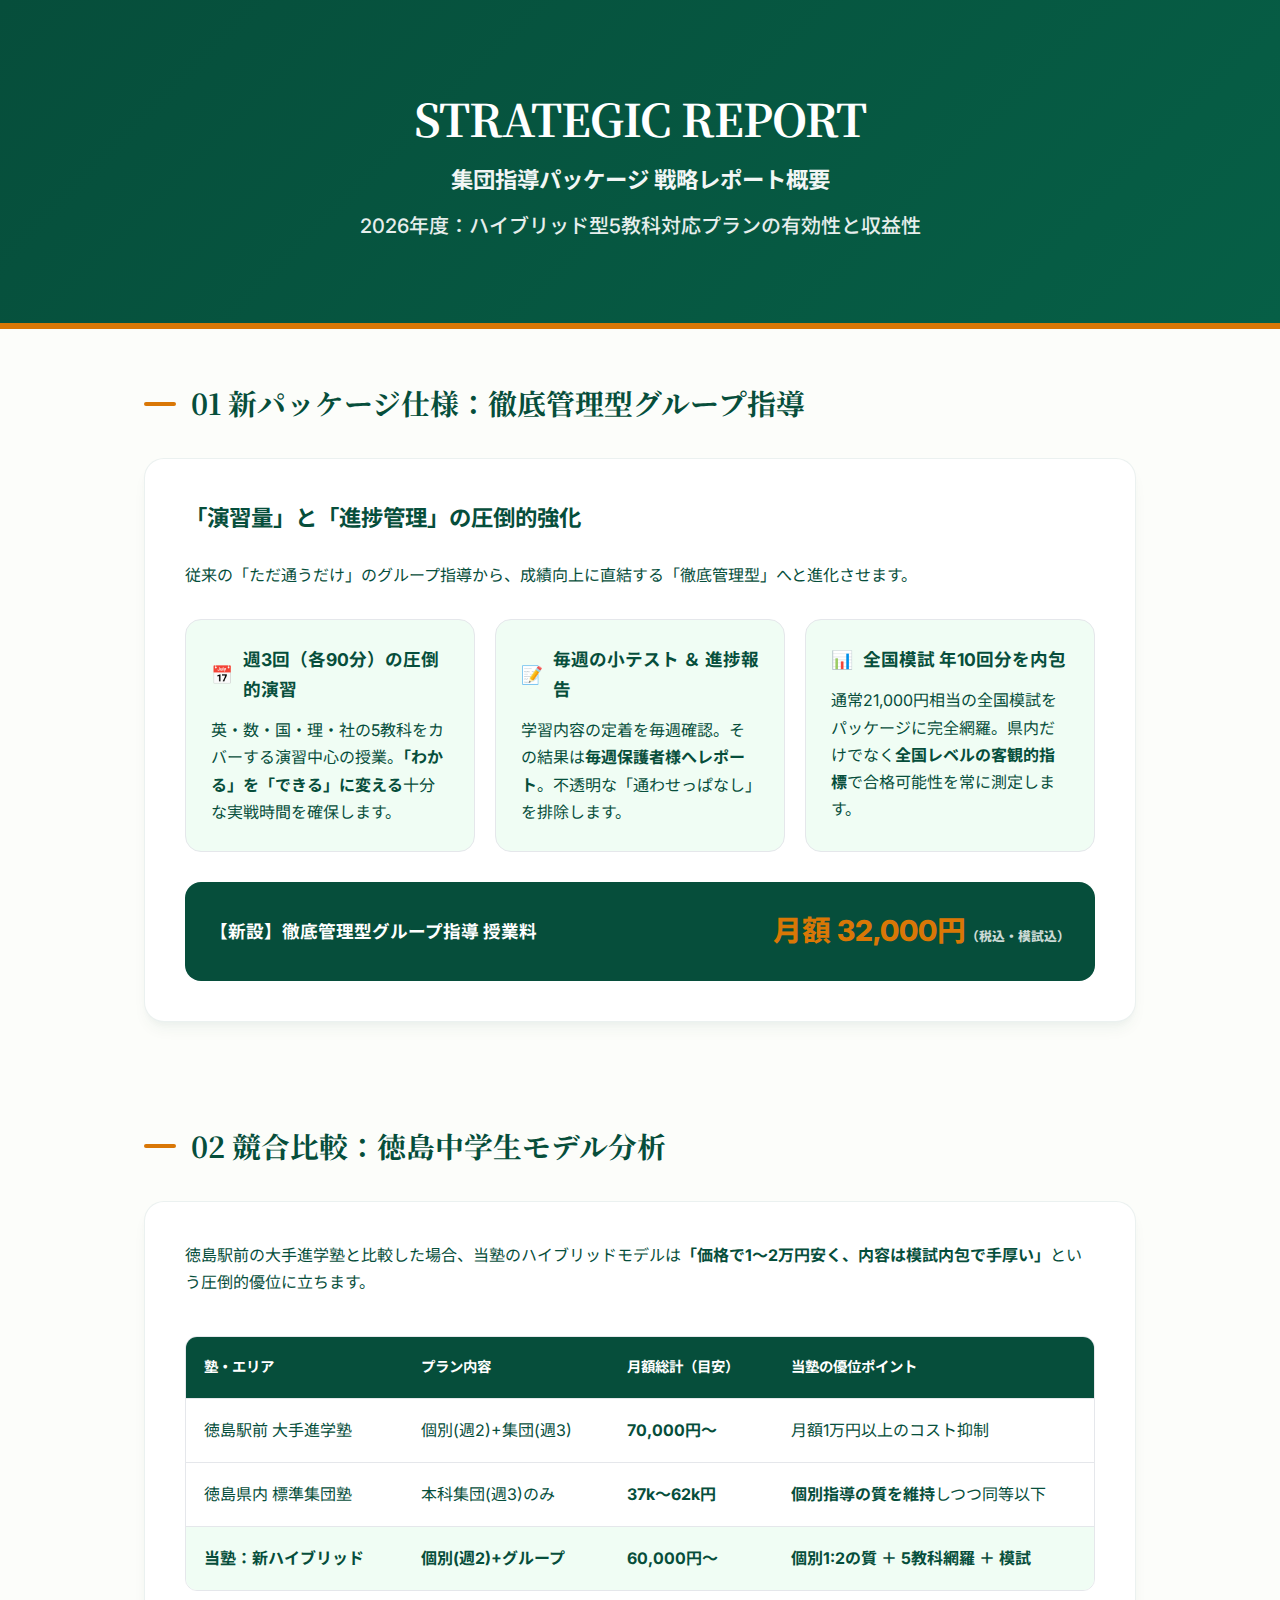
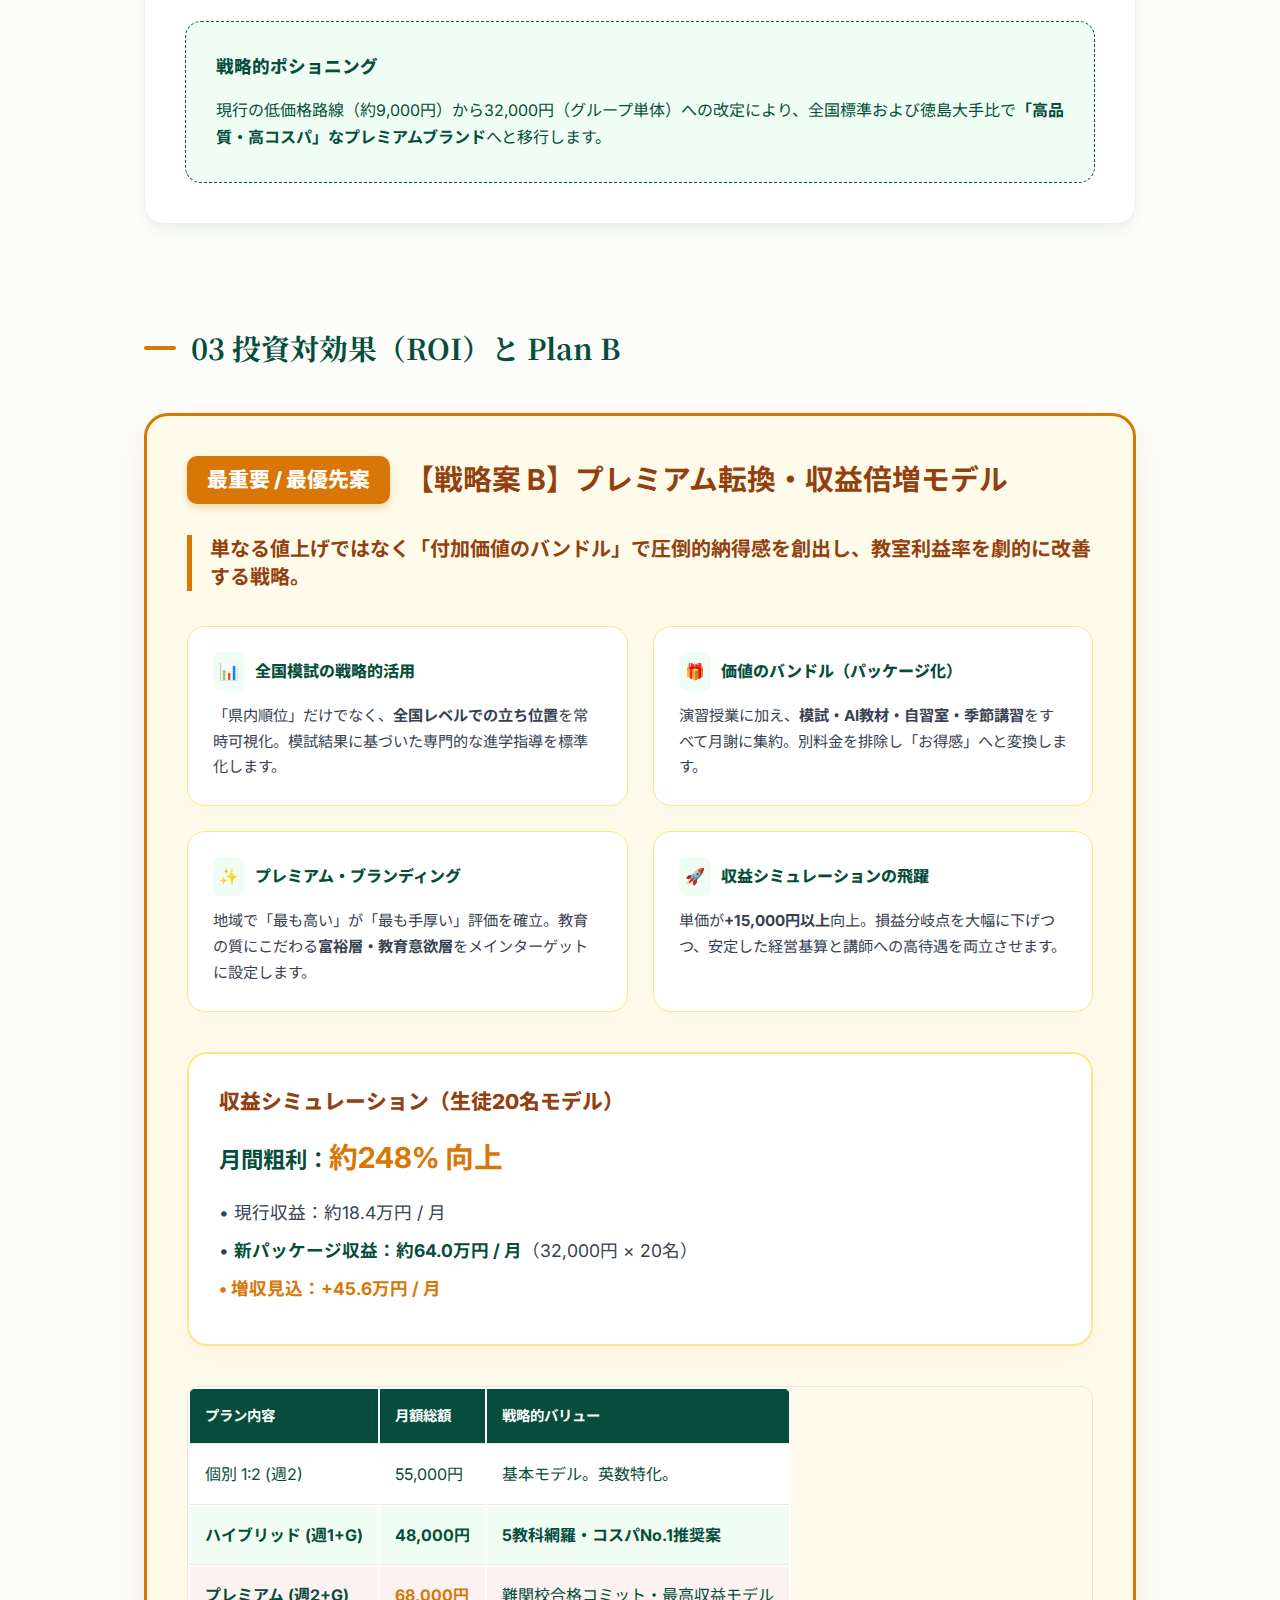
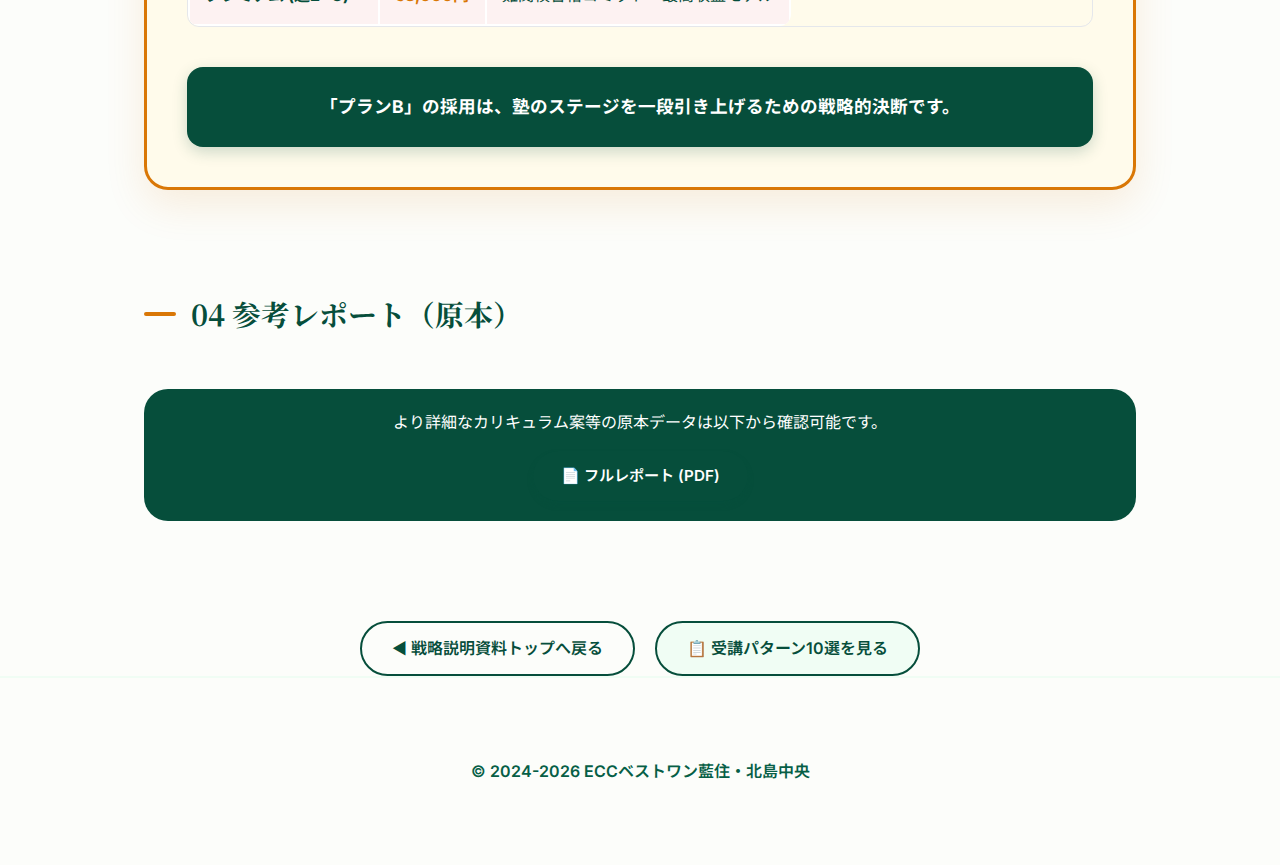
<file: group_package_report.html>
<!DOCTYPE html>
<html lang="ja">

<head>
    <meta charset="UTF-8">
    <meta name="viewport" content="width=device-width, initial-scale=1.0">
    <title>集団指導パッケージ 戦略レポート概要 | 2026年 戦略説明資料</title>
    <link rel="stylesheet" href="style.css">
    <link
        href="https://fonts.googleapis.com/css2?family=Inter:wght@400;600;700;800&family=Noto+Serif+JP:wght@700&family=Noto+Sans+JP:wght@400;500;700&display=swap"
        rel="stylesheet">
    <style>
        .report-summary {
            margin-top: 40px;
        }

        .summary-card {
            border-left: 8px solid var(--amber);
        }

        .key-points {
            margin: 30px 0;
            display: grid;
            grid-template-columns: repeat(auto-fit, minmax(280px, 1fr));
            gap: 20px;
        }

        .point-item {
            background: var(--sage);
            padding: 25px;
            border-radius: 16px;
            border: 1px solid var(--border);
        }

        .point-item h4 {
            color: var(--forest-deep);
            margin-bottom: 12px;
            font-size: 1.1rem;
            display: flex;
            align-items: center;
            gap: 10px;
        }

        .cta-container {
            text-align: center;
            margin-top: 50px;
            padding: 40px;
            background: var(--forest-deep);
            border-radius: 24px;
            color: #fff;
        }

        .cta-container h3 {
            color: var(--amber);
            margin-bottom: 20px;
        }

        .nav-links {
            margin-top: 40px;
            text-align: center;
        }

        .btn-outline {
            display: inline-block;
            padding: 12px 30px;
            border: 2px solid var(--forest-deep);
            color: var(--forest-deep);
            text-decoration: none;
            border-radius: 50px;
            font-weight: 600;
            transition: all 0.3s;
        }

        .btn-outline:hover {
            background: var(--forest-deep);
            color: #fff;
        }
    </style>
</head>

<body>

    <header>
        <div class="container">
            <h1 style="font-size: 2.8rem; margin-bottom: 5px;">STRATEGIC REPORT</h1>
            <p style="font-size: 1.4rem; font-weight: 700; opacity: 0.95; margin-bottom: 10px;">集団指導パッケージ 戦略レポート概要</p>
            <p>2026年度：ハイブリッド型5教科対応プランの有効性と収益性</p>
        </div>
    </header>

    <main class="container">
        <section class="report-summary">
            <h2>01 新パッケージ仕様：徹底管理型グループ指導</h2>
            <div class="card">
                <h3>「演習量」と「進捗管理」の圧倒的強化</h3>
                <p>従来の「ただ通うだけ」のグループ指導から、成績向上に直結する「徹底管理型」へと進化させます。</p>

                <div class="key-points">
                    <div class="point-item">
                        <h4><span class="icon">📅</span> 週3回（各90分）の圧倒的演習</h4>
                        <p>英・数・国・理・社の5教科をカバーする演習中心の授業。<strong>「わかる」を「できる」に変える</strong>十分な実戦時間を確保します。</p>
                    </div>
                    <div class="point-item">
                        <h4><span class="icon">📝</span> 毎週の小テスト ＆ 進捗報告</h4>
                        <p>学習内容の定着を毎週確認。その結果は<strong>毎週保護者様へレポート</strong>。不透明な「通わせっぱなし」を排除します。</p>
                    </div>
                    <div class="point-item">
                        <h4><span class="icon">📊</span> 全国模試 年10回分を内包</h4>
                        <p>通常21,000円相当の全国模試をパッケージに完全網羅。県内だけでなく<strong>全国レベルの客観的指標</strong>で合格可能性を常に測定します。</p>
                    </div>
                </div>

                <div
                    style="background: var(--forest-deep); color: #fff; padding: 25px; border-radius: 16px; margin-top: 20px;">
                    <div style="display: flex; justify-content: space-between; align-items: center;">
                        <span style="font-weight: 700; font-size: 1.1rem;">【新設】徹底管理型グループ指導 授業料</span>
                        <span style="font-size: 1.8rem; font-weight: 800; color: var(--amber);">月額 32,000円<small
                                style="font-size: 0.8rem; color: #fff; opacity: 0.8;">（税込・模試込）</small></span>
                    </div>
                </div>
            </div>
        </section>

        <section id="competitor-analysis">
            <h2>02 競合比較：徳島中学生モデル分析</h2>
            <div class="card">
                <p>徳島駅前の大手進学塾と比較した場合、当塾のハイブリッドモデルは<strong>「価格で1〜2万円安く、内容は模試内包で手厚い」</strong>という圧倒的優位に立ちます。</p>

                <table class="data-table">
                    <thead>
                        <tr>
                            <th>塾・エリア</th>
                            <th>プラン内容</th>
                            <th>月額総計（目安）</th>
                            <th>当塾の優位ポイント</th>
                        </tr>
                    </thead>
                    <tbody>
                        <tr>
                            <td>徳島駅前 大手進学塾</td>
                            <td>個別(週2)+集団(週3)</td>
                            <td><strong>70,000円〜</strong></td>
                            <td>月額1万円以上のコスト抑制</td>
                        </tr>
                        <tr>
                            <td>徳島県内 標準集団塾</td>
                            <td>本科集団(週3)のみ</td>
                            <td><strong>37k〜62k円</strong></td>
                            <td><strong>個別指導の質を維持</strong>しつつ同等以下</td>
                        </tr>
                        <tr style="background: var(--sage);">
                            <td><strong>当塾：新ハイブリッド</strong></td>
                            <td><strong>個別(週2)+グループ</strong></td>
                            <td><strong>60,000円〜</strong></td>
                            <td><strong>個別1:2の質 ＋ 5教科網羅 ＋ 模試</strong></td>
                        </tr>
                    </tbody>
                </table>
                <div class="insight-box">
                    <h4>戦略的ポショニング</h4>
                    <p>
                        現行の低価格路線（約9,000円）から32,000円（グループ単体）への改定により、全国標準および徳島大手比で<strong>「高品質・高コスパ」なプレミアムブランド</strong>へと移行します。
                    </p>
                </div>
            </div>
        </section>

        <section id="pricing-roi">
            <h2>03 投資対効果（ROI）と Plan B</h2>
            <div class="card highlight-card"
                style="margin-top: 40px; padding: 40px; border: 3px solid var(--amber); border-radius: 24px; background: #fffbeb; box-shadow: 0 15px 40px rgba(217, 119, 6, 0.12);">

                <!-- Main Header -->
                <div style="display: flex; align-items: center; gap: 15px; margin-bottom: 30px;">
                    <span
                        style="background: var(--amber); color: #fff; padding: 6px 20px; border-radius: 10px; font-weight: 800; font-size: 1.3rem; box-shadow: 0 4px 10px rgba(217, 119, 6, 0.25);">最重要
                        / 最優先案</span>
                    <h3 style="margin-bottom: 0; color: #92400e; font-size: 1.8rem;">【戦略案 B】プレミアム転換・収益倍増モデル</h3>
                </div>

                <p
                    style="color: #92400e; font-weight: 700; font-size: 1.25rem; margin-bottom: 35px; border-left: 5px solid var(--amber); padding-left: 18px; line-height: 1.4;">
                    単なる値上げではなく「付加価値のバンドル」で圧倒的納得感を創出し、教室利益率を劇的に改善する戦略。
                </p>

                <!-- 4 Strategic Pillars -->
                <div style="display: grid; grid-template-columns: 1fr 1fr; gap: 25px; margin-bottom: 40px;">
                    <div
                        style="background: #fff; padding: 25px; border-radius: 18px; border: 1px solid #fde68a; box-shadow: 0 5px 15px rgba(0,0,0,0.02);">
                        <h4
                            style="color: var(--forest-deep); margin-bottom: 12px; font-weight: 800; display: flex; align-items: center; gap: 10px;">
                            <span style="background: var(--sage); padding: 6px; border-radius: 8px;">📊</span>全国模試の戦略的活用
                        </h4>
                        <p style="font-size: 0.95rem; color: var(--text-sub);">
                            「県内順位」だけでなく、<strong>全国レベルでの立ち位置</strong>を常時可視化。模試結果に基づいた専門的な進学指導を標準化します。</p>
                    </div>
                    <div
                        style="background: #fff; padding: 25px; border-radius: 18px; border: 1px solid #fde68a; box-shadow: 0 5px 15px rgba(0,0,0,0.02);">
                        <h4
                            style="color: var(--forest-deep); margin-bottom: 12px; font-weight: 800; display: flex; align-items: center; gap: 10px;">
                            <span
                                style="background: var(--sage); padding: 6px; border-radius: 8px;">🎁</span>価値のバンドル（パッケージ化）
                        </h4>
                        <p style="font-size: 0.95rem; color: var(--text-sub);">
                            演習授業に加え、<strong>模試・AI教材・自習室・季節講習</strong>をすべて月謝に集約。別料金を排除し「お得感」へと変換します。</p>
                    </div>
                    <div
                        style="background: #fff; padding: 25px; border-radius: 18px; border: 1px solid #fde68a; box-shadow: 0 5px 15px rgba(0,0,0,0.02);">
                        <h4
                            style="color: var(--forest-deep); margin-bottom: 12px; font-weight: 800; display: flex; align-items: center; gap: 10px;">
                            <span
                                style="background: var(--sage); padding: 6px; border-radius: 8px;">✨</span>プレミアム・ブランディング
                        </h4>
                        <p style="font-size: 0.95rem; color: var(--text-sub);">
                            地域で「最も高い」が「最も手厚い」評価を確立。教育の質にこだわる<strong>富裕層・教育意欲層</strong>をメインターゲットに設定します。</p>
                    </div>
                    <div
                        style="background: #fff; padding: 25px; border-radius: 18px; border: 1px solid #fde68a; box-shadow: 0 5px 15px rgba(0,0,0,0.02);">
                        <h4
                            style="color: var(--forest-deep); margin-bottom: 12px; font-weight: 800; display: flex; align-items: center; gap: 10px;">
                            <span
                                style="background: var(--sage); padding: 6px; border-radius: 8px;">🚀</span>収益シミュレーションの飛躍
                        </h4>
                        <p style="font-size: 0.95rem; color: var(--text-sub);">
                            単価が<strong>+15,000円以上</strong>向上。損益分岐点を大幅に下げつつ、安定した経営基算と講師への高待遇を両立させます。</p>
                    </div>
                </div>

                <!-- Revenue Simulation Sub-card -->
                <div class="insight-box"
                    style="background: #fff; border: 2px solid #fde68a; padding: 30px; border-radius: 20px; margin-bottom: 40px; box-shadow: 0 10px 25px rgba(217, 119, 6, 0.05);">
                    <h4 style="color: #92400e; font-size: 1.3rem; margin-bottom: 15px;">収益シミュレーション（生徒20名モデル）</h4>
                    <p style="font-size: 1.4rem; font-weight: 700; color: var(--text-main);">月間粗利：<span
                            style="color: var(--amber); font-size: 1.8rem;">約248% 向上</span></p>
                    <ul style="margin-top: 15px; font-size: 1.1rem; list-style: none; padding-left: 0;">
                        <li style="margin-bottom: 8px;">• 現行収益：約18.4万円 / 月</li>
                        <li style="margin-bottom: 8px;">• <strong>新パッケージ収益：約64.0万円 / 月</strong>（32,000円 × 20名）</li>
                        <li style="color: var(--amber); font-weight: 700;">• 増収見込：+45.6万円 / 月</li>
                    </ul>
                </div>

                <!-- Plan Comparison Table -->
                <div class="data-table" style="margin-bottom: 40px;">
                    <table style="background: #fff; border-radius: 12px; overflow: hidden;">
                        <thead>
                            <tr style="background: var(--forest-deep); color: #fff;">
                                <th style="padding: 15px;">プラン内容</th>
                                <th style="padding: 15px;">月額総額</th>
                                <th style="padding: 15px;">戦略的バリュー</th>
                            </tr>
                        </thead>
                        <tbody>
                            <tr>
                                <td style="padding: 15px; border-bottom: 1px solid var(--border);">個別 1:2 (週2)</td>
                                <td style="padding: 15px; border-bottom: 1px solid var(--border);">55,000円</td>
                                <td style="padding: 15px; border-bottom: 1px solid var(--border);">基本モデル。英数特化。</td>
                            </tr>
                            <tr style="background: var(--sage); font-weight: 700;">
                                <td style="padding: 15px; border-bottom: 1px solid var(--border);">ハイブリッド (週1+G)</td>
                                <td style="padding: 15px; border-bottom: 1px solid var(--border);">48,000円</td>
                                <td style="padding: 15px; border-bottom: 1px solid var(--border);">5教科網羅・コスパNo.1推奨案</td>
                            </tr>
                            <tr style="background: #fdf2f2; border: 2px solid var(--amber);">
                                <td style="padding: 15px;"><strong>プレミアム (週2+G)</strong></td>
                                <td style="padding: 15px;"><strong style="color: var(--amber);">68,000円</strong></td>
                                <td style="padding: 15px;">難関校合格コミット・最高収益モデル</td>
                            </tr>
                        </tbody>
                    </table>
                </div>

                <div
                    style="background: var(--forest-deep); color: #fff; padding: 25px; border-radius: 16px; text-align: center; box-shadow: 0 5px 15px rgba(6, 78, 59, 0.2);">
                    <p style="font-weight: 700; margin-bottom: 0; font-size: 1.1rem;">
                        「プランB」の採用は、塾のステージを一段引き上げるための戦略的決断です。</p>
                </div>
            </div>
        </section>

        <section id="full-report">
            <h2>04 参考レポート（原本）</h2>
            <div class="cta-container" style="padding: 20px;">
                <p>より詳細なカリキュラム案等の原本データは以下から確認可能です。</p>
                <div style="margin-top: 15px;">
                    <a href="集団指導のパッケージのレポート.pdf" target="_blank" class="btn-pdf">📄 フルレポート (PDF)</a>
                </div>
            </div>
        </section>

        <div class="nav-links" style="display: flex; justify-content: center; gap: 20px;">
            <a href="index.html" class="btn-outline">◀ 戦略説明資料トップへ戻る</a>
            <a href="tuition_patterns.html" class="btn-outline" style="background: var(--sage);">📋 受講パターン10選を見る</a>
        </div>
    </main>

    <footer>
        <p>© 2024-2026 ECCベストワン藍住・北島中央</p>
    </footer>

</body>

</html>
</file>
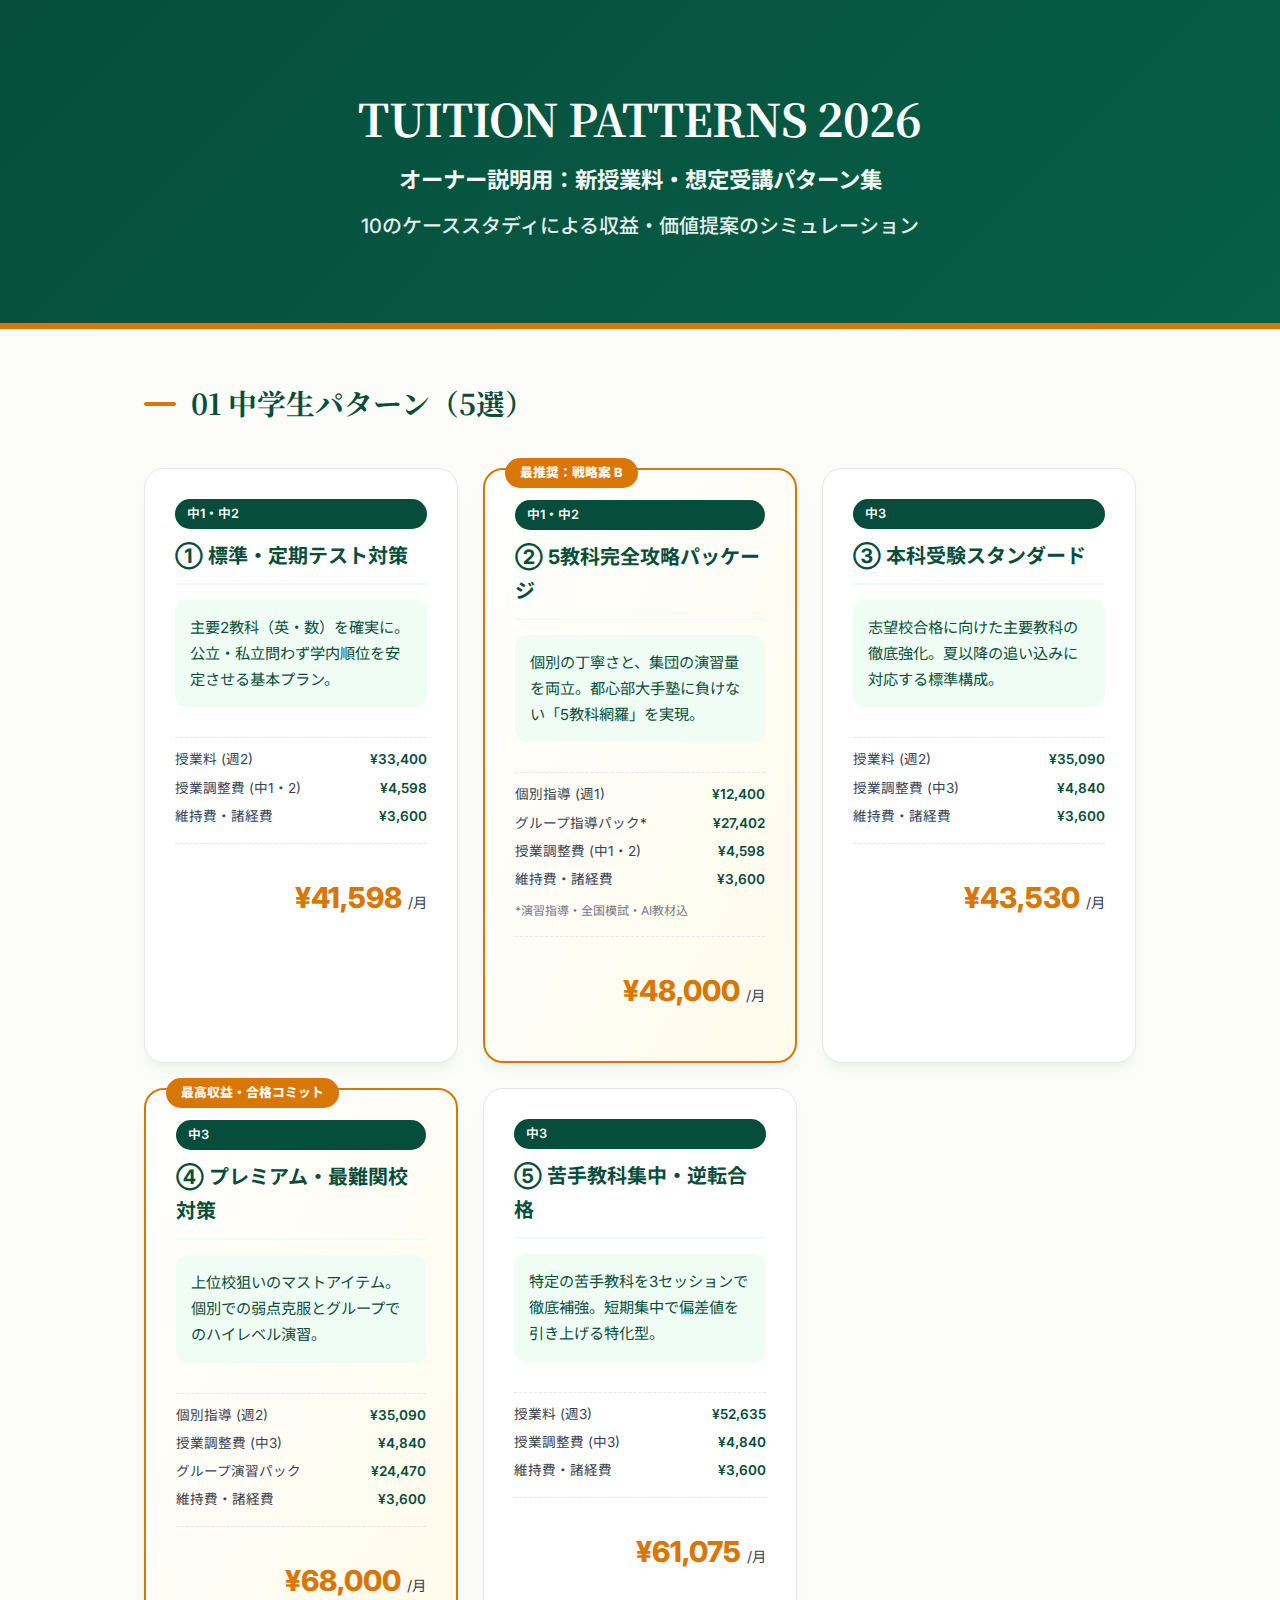
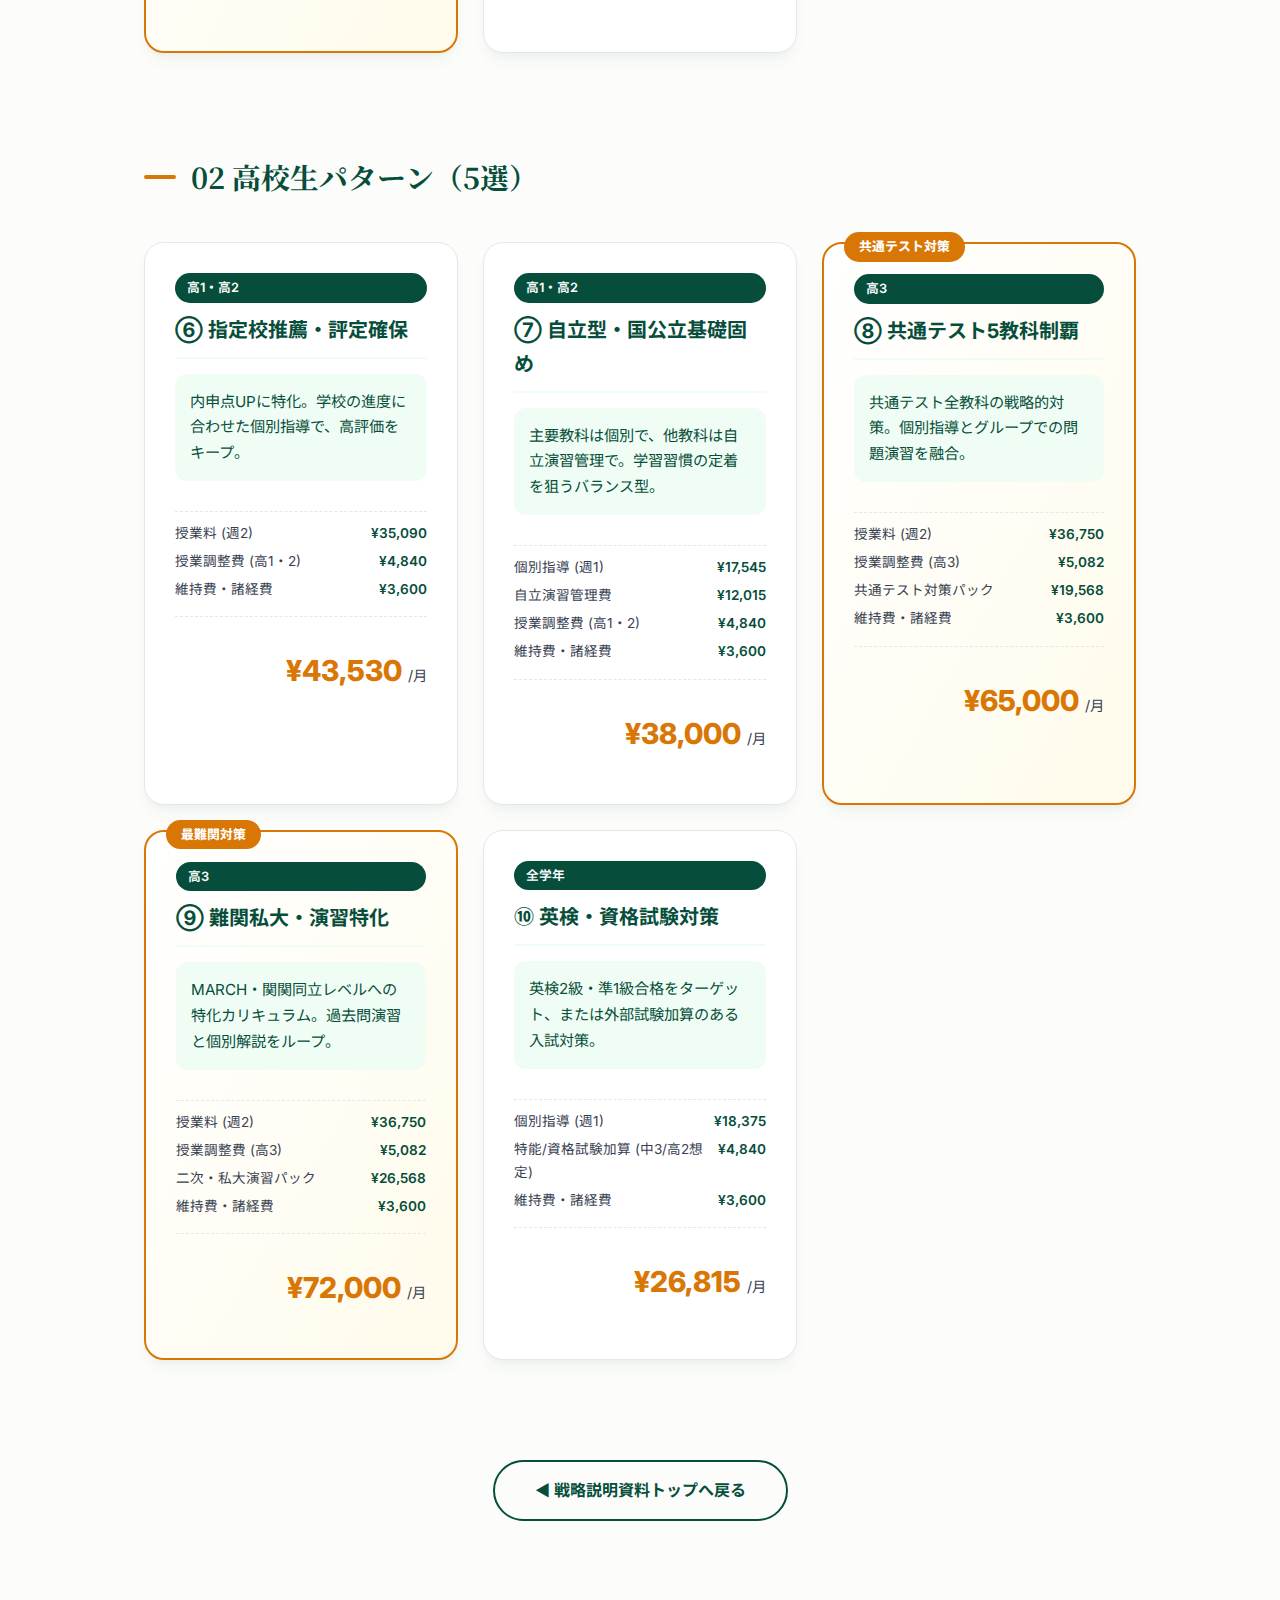
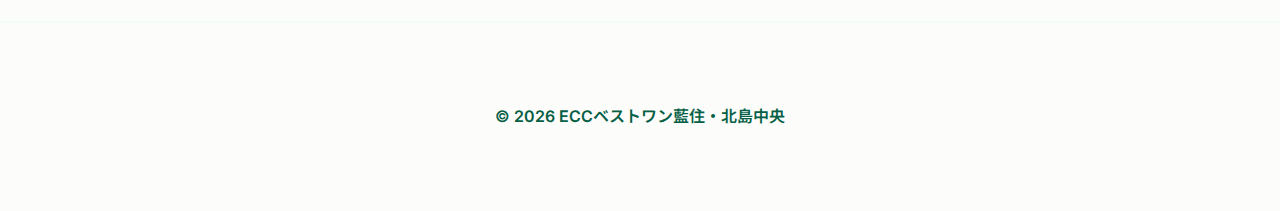
<file: tuition_patterns.html>
<!DOCTYPE html>
<html lang="ja">

<head>
    <meta charset="UTF-8">
    <meta name="viewport" content="width=device-width, initial-scale=1.0">
    <title>オーナー説明用：受講パターン分析 | 2026年 戦略説明資料</title>
    <link rel="stylesheet" href="style.css">
    <link
        href="https://fonts.googleapis.com/css2?family=Inter:wght@400;600;700;800&family=Noto+Serif+JP:wght@700&family=Noto+Sans+JP:wght@400;500;700&display=swap"
        rel="stylesheet">
    <style>
        .pattern-grid {
            display: grid;
            grid-template-columns: repeat(auto-fit, minmax(300px, 1fr));
            gap: 25px;
            margin-top: 40px;
        }

        .pattern-card {
            background: #fff;
            border-radius: 20px;
            padding: 30px;
            border: 1px solid var(--border);
            box-shadow: var(--card-shadow);
            transition: transform 0.3s ease;
            display: flex;
            flex-direction: column;
        }

        .pattern-card:hover {
            transform: translateY(-5px);
            box-shadow: 0 15px 30px rgba(6, 78, 59, 0.1);
        }

        .pattern-card h3 {
            font-size: 1.25rem;
            color: var(--forest-deep);
            margin-bottom: 15px;
            border-bottom: 2px solid var(--sage);
            padding-bottom: 10px;
        }

        .price-tag {
            font-size: 1.8rem;
            font-weight: 800;
            color: var(--amber);
            margin: 15px 0;
            text-align: right;
        }

        .price-tag small {
            font-size: 0.9rem;
            color: var(--text-sub);
            font-weight: 400;
        }

        .scenario-box {
            background: var(--sage);
            padding: 15px;
            border-radius: 12px;
            margin-bottom: 15px;
            font-size: 0.95rem;
        }

        .target-tag {
            display: inline-block;
            background: var(--forest-deep);
            color: #fff;
            padding: 4px 12px;
            border-radius: 50px;
            font-size: 0.8rem;
            font-weight: 600;
            margin-bottom: 10px;
        }

        .highlight-pattern {
            border: 2px solid var(--amber);
            position: relative;
            background: linear-gradient(to bottom right, #fff, #fffbeb);
        }

        .highlight-badge {
            position: absolute;
            top: -12px;
            left: 20px;
            background: var(--amber);
            color: #fff;
            padding: 4px 15px;
            border-radius: 50px;
            font-size: 0.8rem;
            font-weight: 800;
        }

        .breakdown-list {
            margin: 15px 0;
            padding: 10px 0;
            border-top: 1px dashed var(--border);
            border-bottom: 1px dashed var(--border);
        }

        .breakdown-list div {
            display: flex;
            justify-content: space-between;
            font-size: 0.85rem;
            color: var(--text-sub);
            margin-bottom: 5px;
        }

        .breakdown-list div span:last-child {
            font-family: 'Inter', sans-serif;
            font-weight: 600;
            color: var(--forest-deep);
        }

        .footer-action {
            margin-top: 60px;
            text-align: center;
        }

        .btn-back {
            display: inline-block;
            padding: 15px 40px;
            border: 2px solid var(--forest-deep);
            color: var(--forest-deep);
            border-radius: 50px;
            text-decoration: none;
            font-weight: 700;
            transition: all 0.3s;
        }

        .btn-back:hover {
            background: var(--forest-deep);
            color: #fff;
        }
    </style>
</head>

<body>

    <header>
        <div class="container">
            <h1 style="font-size: 2.8rem; margin-bottom: 5px;">TUITION PATTERNS 2026</h1>
            <p style="font-size: 1.4rem; font-weight: 700; opacity: 0.95; margin-bottom: 10px;">オーナー説明用：新授業料・想定受講パターン集
            </p>
            <p>10のケーススタディによる収益・価値提案のシミュレーション</p>
        </div>
    </header>

    <main class="container">

        <section>
            <h2>01 中学生パターン（5選）</h2>
            <div class="pattern-grid">
                <!-- Case 1 -->
                <div class="pattern-card">
                    <span class="target-tag">中1・中2</span>
                    <h3>① 標準・定期テスト対策</h3>
                    <div class="scenario-box">
                        主要2教科（英・数）を確実に。公立・私立問わず学内順位を安定させる基本プラン。
                    </div>
                    <div class="breakdown-list">
                        <div><span>授業料 (週2)</span><span>¥33,400</span></div>
                        <div><span>授業調整費 (中1・2)</span><span>¥4,598</span></div>
                        <div><span>維持費・諸経費</span><span>¥3,600</span></div>
                    </div>
                    <div class="price-tag">¥41,598 <small>/月</small></div>
                </div>

                <!-- Case 2 -->
                <div class="pattern-card highlight-pattern">
                    <div class="highlight-badge">最推奨：戦略案 B</div>
                    <span class="target-tag">中1・中2</span>
                    <h3>② 5教科完全攻略パッケージ</h3>
                    <div class="scenario-box">
                        個別の丁寧さと、集団の演習量を両立。都心部大手塾に負けない「5教科網羅」を実現。
                    </div>
                    <div class="breakdown-list">
                        <div><span>個別指導 (週1)</span><span>¥12,400</span></div>
                        <div><span>グループ指導パック*</span><span>¥27,402</span></div>
                        <div><span>授業調整費 (中1・2)</span><span>¥4,598</span></div>
                        <div><span>維持費・諸経費</span><span>¥3,600</span></div>
                        <div style="font-size: 0.75rem; border: none; padding-top: 5px; opacity: 0.7;">*演習指導・全国模試・AI教材込
                        </div>
                    </div>
                    <div class="price-tag">¥48,000 <small>/月</small></div>
                </div>

                <!-- Case 3 -->
                <div class="pattern-card">
                    <span class="target-tag">中3</span>
                    <h3>③ 本科受験スタンダード</h3>
                    <div class="scenario-box">
                        志望校合格に向けた主要教科の徹底強化。夏以降の追い込みに対応する標準構成。
                    </div>
                    <div class="breakdown-list">
                        <div><span>授業料 (週2)</span><span>¥35,090</span></div>
                        <div><span>授業調整費 (中3)</span><span>¥4,840</span></div>
                        <div><span>維持費・諸経費</span><span>¥3,600</span></div>
                    </div>
                    <div class="price-tag">¥43,530 <small>/月</small></div>
                </div>

                <!-- Case 4 -->
                <div class="pattern-card highlight-pattern">
                    <div class="highlight-badge">最高収益・合格コミット</div>
                    <span class="target-tag">中3</span>
                    <h3>④ プレミアム・最難関校対策</h3>
                    <div class="scenario-box">
                        上位校狙いのマストアイテム。個別での弱点克服とグループでのハイレベル演習。
                    </div>
                    <div class="breakdown-list">
                        <div><span>個別指導 (週2)</span><span>¥35,090</span></div>
                        <div><span>授業調整費 (中3)</span><span>¥4,840</span></div>
                        <div><span>グループ演習パック</span><span>¥24,470</span></div>
                        <div><span>維持費・諸経費</span><span>¥3,600</span></div>
                    </div>
                    <div class="price-tag">¥68,000 <small>/月</small></div>
                </div>

                <!-- Case 5 -->
                <div class="pattern-card">
                    <span class="target-tag">中3</span>
                    <h3>⑤ 苦手教科集中・逆転合格</h3>
                    <div class="scenario-box">
                        特定の苦手教科を3セッションで徹底補強。短期集中で偏差値を引き上げる特化型。
                    </div>
                    <div class="breakdown-list">
                        <div><span>授業料 (週3)</span><span>¥52,635</span></div>
                        <div><span>授業調整費 (中3)</span><span>¥4,840</span></div>
                        <div><span>維持費・諸経費</span><span>¥3,600</span></div>
                    </div>
                    <div class="price-tag">¥61,075 <small>/月</small></div>
                </div>
            </div>
        </section>

        <section style="margin-top: 80px;">
            <h2>02 高校生パターン（5選）</h2>
            <div class="pattern-grid">
                <!-- Case 6 -->
                <div class="pattern-card">
                    <span class="target-tag">高1・高2</span>
                    <h3>⑥ 指定校推薦・評定確保</h3>
                    <div class="scenario-box">
                        内申点UPに特化。学校の進度に合わせた個別指導で、高評価をキープ。
                    </div>
                    <div class="breakdown-list">
                        <div><span>授業料 (週2)</span><span>¥35,090</span></div>
                        <div><span>授業調整費 (高1・2)</span><span>¥4,840</span></div>
                        <div><span>維持費・諸経費</span><span>¥3,600</span></div>
                    </div>
                    <div class="price-tag">¥43,530 <small>/月</small></div>
                </div>

                <!-- Case 7 -->
                <div class="pattern-card">
                    <span class="target-tag">高1・高2</span>
                    <h3>⑦ 自立型・国公立基礎固め</h3>
                    <div class="scenario-box">
                        主要教科は個別で、他教科は自立演習管理で。学習習慣の定着を狙うバランス型。
                    </div>
                    <div class="breakdown-list">
                        <div><span>個別指導 (週1)</span><span>¥17,545</span></div>
                        <div><span>自立演習管理費</span><span>¥12,015</span></div>
                        <div><span>授業調整費 (高1・2)</span><span>¥4,840</span></div>
                        <div><span>維持費・諸経費</span><span>¥3,600</span></div>
                    </div>
                    <div class="price-tag">¥38,000 <small>/月</small></div>
                </div>

                <!-- Case 8 -->
                <div class="pattern-card highlight-pattern">
                    <div class="highlight-badge">共通テスト対策</div>
                    <span class="target-tag">高3</span>
                    <h3>⑧ 共通テスト5教科制覇</h3>
                    <div class="scenario-box">
                        共通テスト全教科の戦略的対策。個別指導とグループでの問題演習を融合。
                    </div>
                    <div class="breakdown-list">
                        <div><span>授業料 (週2)</span><span>¥36,750</span></div>
                        <div><span>授業調整費 (高3)</span><span>¥5,082</span></div>
                        <div><span>共通テスト対策パック</span><span>¥19,568</span></div>
                        <div><span>維持費・諸経費</span><span>¥3,600</span></div>
                    </div>
                    <div class="price-tag">¥65,000 <small>/月</small></div>
                </div>

                <!-- Case 9 -->
                <div class="pattern-card highlight-pattern">
                    <div class="highlight-badge">最難関対策</div>
                    <span class="target-tag">高3</span>
                    <h3>⑨ 難関私大・演習特化</h3>
                    <div class="scenario-box">
                        MARCH・関関同立レベルへの特化カリキュラム。過去問演習と個別解説をループ。
                    </div>
                    <div class="breakdown-list">
                        <div><span>授業料 (週2)</span><span>¥36,750</span></div>
                        <div><span>授業調整費 (高3)</span><span>¥5,082</span></div>
                        <div><span>二次・私大演習パック</span><span>¥26,568</span></div>
                        <div><span>維持費・諸経費</span><span>¥3,600</span></div>
                    </div>
                    <div class="price-tag">¥72,000 <small>/月</small></div>
                </div>

                <!-- Case 10 -->
                <div class="pattern-card">
                    <span class="target-tag">全学年</span>
                    <h3>⑩ 英検・資格試験対策</h3>
                    <div class="scenario-box">
                        英検2級・準1級合格をターゲット、または外部試験加算のある入試対策。
                    </div>
                    <div class="breakdown-list">
                        <div><span>個別指導 (週1)</span><span>¥18,375</span></div>
                        <div><span>特能/資格試験加算 (中3/高2想定)</span><span>¥4,840</span></div>
                        <div><span>維持費・諸経費</span><span>¥3,600</span></div>
                    </div>
                    <div class="price-tag">¥26,815 <small>/月</small></div>
                </div>
            </div>
        </section>

        <div class="footer-action">
            <a href="index.html" class="btn-back">◀ 戦略説明資料トップへ戻る</a>
        </div>

    </main>

    <footer style="margin-top: 100px;">
        <p>© 2026 ECCベストワン藍住・北島中央</p>
    </footer>

</body>

</html>
</file>
<file: style.css>
:root {
    --forest-deep: #064e3b;
    --forest-mid: #065f46;
    --emerald: #10b981;
    --amber: #d97706;
    --sage: #f0fdf4;
    --ivory: #fcfdfa;
    --text-main: #064e3b;
    --text-sub: #374151;
    --border: #e5e7eb;
    --card-shadow: 0 10px 15px -3px rgba(6, 78, 59, 0.05), 0 4px 6px -2px rgba(6, 78, 59, 0.03);
}

* {
    box-sizing: border-box;
    margin: 0;
    padding: 0;
}

body {
    font-family: 'Inter', 'Noto Sans JP', sans-serif;
    background-color: var(--ivory);
    color: var(--text-main);
    line-height: 1.7;
    -webkit-font-smoothing: antialiased;
}

.container {
    max-width: 1040px;
    margin: 0 auto;
    padding: 0 24px;
}

header {
    background: linear-gradient(135deg, var(--forest-deep), var(--forest-mid));
    color: #fff;
    padding: 80px 0;
    text-align: center;
    border-bottom: 6px solid var(--amber);
    margin-bottom: 50px;
}

header h1 {
    font-family: 'Noto Serif JP', serif;
    font-size: 2.8rem;
    font-weight: 700;
    margin-bottom: 16px;
    letter-spacing: -0.02em;
}

header p {
    font-size: 1.25rem;
    opacity: 0.9;
    font-weight: 500;
}

section {
    margin-bottom: 100px;
}

h2 {
    font-family: 'Noto Serif JP', serif;
    font-size: 1.8rem;
    color: var(--forest-deep);
    margin-bottom: 30px;
    display: flex;
    align-items: center;
    gap: 15px;
}

h2::before {
    content: "";
    width: 32px;
    height: 4px;
    background: var(--amber);
    border-radius: 2px;
}

.card {
    background: #ffffff;
    border-radius: 20px;
    padding: 40px;
    box-shadow: var(--card-shadow);
    border: 1px solid rgba(6, 78, 59, 0.08);
    margin-bottom: 35px;
    transition: transform 0.3s ease, box-shadow 0.3s ease;
}

.card:hover {
    transform: translateY(-4px);
    box-shadow: 0 20px 25px -5px rgba(6, 78, 59, 0.1);
}

h3 {
    font-size: 1.4rem;
    margin-bottom: 25px;
    color: var(--forest-deep);
    font-weight: 700;
}

.header-with-action {
    display: flex;
    justify-content: space-between;
    align-items: center;
    margin-bottom: 30px;
    border-bottom: 2px solid var(--sage);
    padding-bottom: 15px;
}

.header-with-action h3 {
    margin-bottom: 0;
}

.btn-pdf {
    display: inline-flex;
    align-items: center;
    gap: 10px;
    background: var(--forest-deep);
    color: #fff;
    padding: 12px 28px;
    border-radius: 50px;
    font-weight: 600;
    text-decoration: none;
    font-size: 0.95rem;
    transition: all 0.3s;
    box-shadow: 0 4px 6px rgba(6, 78, 59, 0.2);
}

.btn-pdf:hover {
    background: var(--amber);
    transform: scale(1.05);
}

.chart-container {
    height: 380px;
    margin: 30px 0;
}

.insight-box {
    background: var(--sage);
    padding: 30px;
    border-radius: 16px;
    border: 1px dashed var(--forest-mid);
    margin-top: 30px;
}

.insight-box h4 {
    color: var(--forest-deep);
    margin-bottom: 15px;
    font-weight: 800;
    font-size: 1.1rem;
}

.insight-box ul {
    padding-left: 20px;
}

.insight-box li {
    margin-bottom: 10px;
    color: var(--text-sub);
}

.insight-box strong {
    color: var(--forest-deep);
}

.pricing-comparison {
    display: grid;
    grid-template-columns: 1fr auto 1fr;
    align-items: center;
    gap: 30px;
    margin: 50px 0;
}

.price-box {
    padding: 40px;
    border-radius: 24px;
    background: #fff;
    border: 2px solid var(--border);
    text-align: center;
    position: relative;
}

.price-box.new {
    border-color: var(--forest-deep);
    background: linear-gradient(to bottom right, #fff, var(--sage));
    box-shadow: 0 15px 30px rgba(6, 78, 59, 0.08);
}

.price-box h4 {
    font-size: 1rem;
    color: var(--text-sub);
    margin-bottom: 15px;
    font-weight: 600;
}

.price-box .price {
    font-size: 3rem;
    font-weight: 800;
    color: var(--forest-deep);
}

.price-box.new .price {
    color: var(--forest-deep);
}

.badge {
    position: absolute;
    top: -15px;
    right: 30px;
    background: var(--amber);
    color: white;
    padding: 6px 18px;
    border-radius: 50px;
    font-size: 0.85rem;
    font-weight: 800;
    box-shadow: 0 4px 6px rgba(217, 119, 6, 0.3);
}

.arrow {
    font-size: 2.5rem;
    color: var(--amber);
    font-weight: bold;
}

.data-table {
    width: 100%;
    border-collapse: separate;
    border-spacing: 0;
    margin-top: 40px;
    border-radius: 12px;
    overflow: hidden;
    border: 1px solid var(--border);
}

.data-table th,
.data-table td {
    padding: 18px;
    text-align: left;
    border-bottom: 1px solid var(--border);
}

.data-table th {
    background: var(--forest-deep);
    color: #fff;
    font-weight: 700;
    font-size: 0.9rem;
}

.data-table tr:last-child td {
    border-bottom: none;
}

.data-table tr:hover td {
    background: var(--sage);
}

/* Strategic Plan Section */
.highlight-card {
    background: linear-gradient(135deg, #fff, #f7fee7);
    border: 2px solid var(--forest-mid);
}

.strategic-title .main-copy {
    font-family: 'Noto Serif JP', serif;
    font-size: 2.5rem;
    color: var(--forest-deep);
    font-weight: 800;
    margin-bottom: 10px;
    display: block;
    text-align: center;
}

.strategic-title .sub-copy {
    display: block;
    text-align: center;
    color: var(--forest-mid);
    font-weight: 600;
    font-size: 1.1rem;
    margin-bottom: 40px;
}

.market-fit {
    display: flex;
    justify-content: space-between;
    align-items: center;
    margin-bottom: 40px;
    gap: 20px;
}

.point-box {
    background: #fff;
    padding: 30px;
    border-radius: 20px;
    flex: 1;
    border: 1px solid var(--border);
}

.point-box.solution {
    background: var(--forest-deep);
    color: #fff;
    border: none;
    box-shadow: 0 10px 20px rgba(6, 78, 59, 0.2);
}

.point-box.solution h4 {
    color: var(--amber);
}

.point-box.solution strong {
    color: var(--emerald);
}

.vs-divider {
    font-weight: bold;
    color: var(--amber);
    font-size: 1.5rem;
}

.comparison-grid {
    display: flex;
    gap: 20px;
    margin: 20px 0;
}

.comp-card {
    flex: 1;
    border: 1px solid #ddd;
    border-radius: 10px;
    overflow: hidden;
    position: relative;
    background: #fff;
}

.comp-card header {
    padding: 15px;
    background-color: var(--sage);
    color: var(--forest-deep);
    font-weight: bold;
    text-align: center;
    margin-bottom: 0;
}

.comp-card.target {
    border: 3px solid var(--forest-deep);
    box-shadow: 0 5px 15px rgba(6, 78, 59, 0.2);
}

.comp-card.target header {
    background-color: var(--forest-deep);
    color: #fff;
}

.comp-card .features {
    padding: 20px;
    list-style: none;
}

.comp-card .features li {
    margin-bottom: 10px;
    padding-left: 20px;
    position: relative;
}

.comp-card .features li::before {
    content: "✓";
    position: absolute;
    left: 0;
    color: var(--emerald);
}

.comp-card.competitor .features li::before {
    color: #94a3b8;
}

.stamp {
    position: absolute;
    top: 50%;
    right: 10px;
    transform: rotate(15deg);
    border: 4px double var(--amber);
    color: var(--amber);
    font-weight: bold;
    padding: 5px 10px;
    border-radius: 5px;
}

.summary-text {
    text-align: center;
    font-weight: bold;
    margin-top: 20px;
    color: var(--text-main);
}

/* Simulator */
.simulation-grid {
    display: grid;
    grid-template-columns: 1.2fr 0.8fr;
    gap: 40px;
}

.input-group {
    margin-bottom: 15px;
}

.input-group label {
    display: block;
    margin-bottom: 10px;
    font-weight: 600;
}

input[type="number"],
input[type="range"] {
    width: 100%;
    padding: 14px;
    border: 2px solid var(--border);
    border-radius: 12px;
    font-size: 1rem;
    transition: border-color 0.3s;
}

input[type="number"]:focus {
    border-color: var(--forest-mid);
    outline: none;
}

.outputs {
    background: var(--forest-deep);
    color: #fff;
    padding: 40px;
    border-radius: 24px;
    box-shadow: 0 15px 30px rgba(6, 78, 59, 0.2);
    display: flex;
    flex-direction: column;
    justify-content: center;
}

.output-item {
    display: flex;
    justify-content: space-between;
    margin-bottom: 20px;
    border-bottom: 1px solid rgba(255, 255, 255, 0.1);
    padding-bottom: 15px;
}

.output-item h4 {
    opacity: 0.8;
}

.output-item p {
    font-size: 1.4rem;
    font-weight: 700;
}

.output-item.main-result {
    border-top: 3px solid var(--amber);
    padding-top: 25px;
    border-bottom: none;
    margin-top: 20px;
}

.output-item.main-result p {
    font-size: 2.2rem;
    color: var(--amber);
}

footer {
    text-align: center;
    padding: 80px 0;
    color: var(--forest-mid);
    font-weight: 600;
    border-top: 2px solid var(--sage);
}

@media (max-width: 768px) {

    .pricing-comparison,
    .simulation-grid {
        grid-template-columns: 1fr;
    }

    .pricing-comparison .arrow {
        transform: rotate(90deg);
        justify-self: center;
    }

    header h1 {
        font-size: 2rem;
    }
}
</file>
